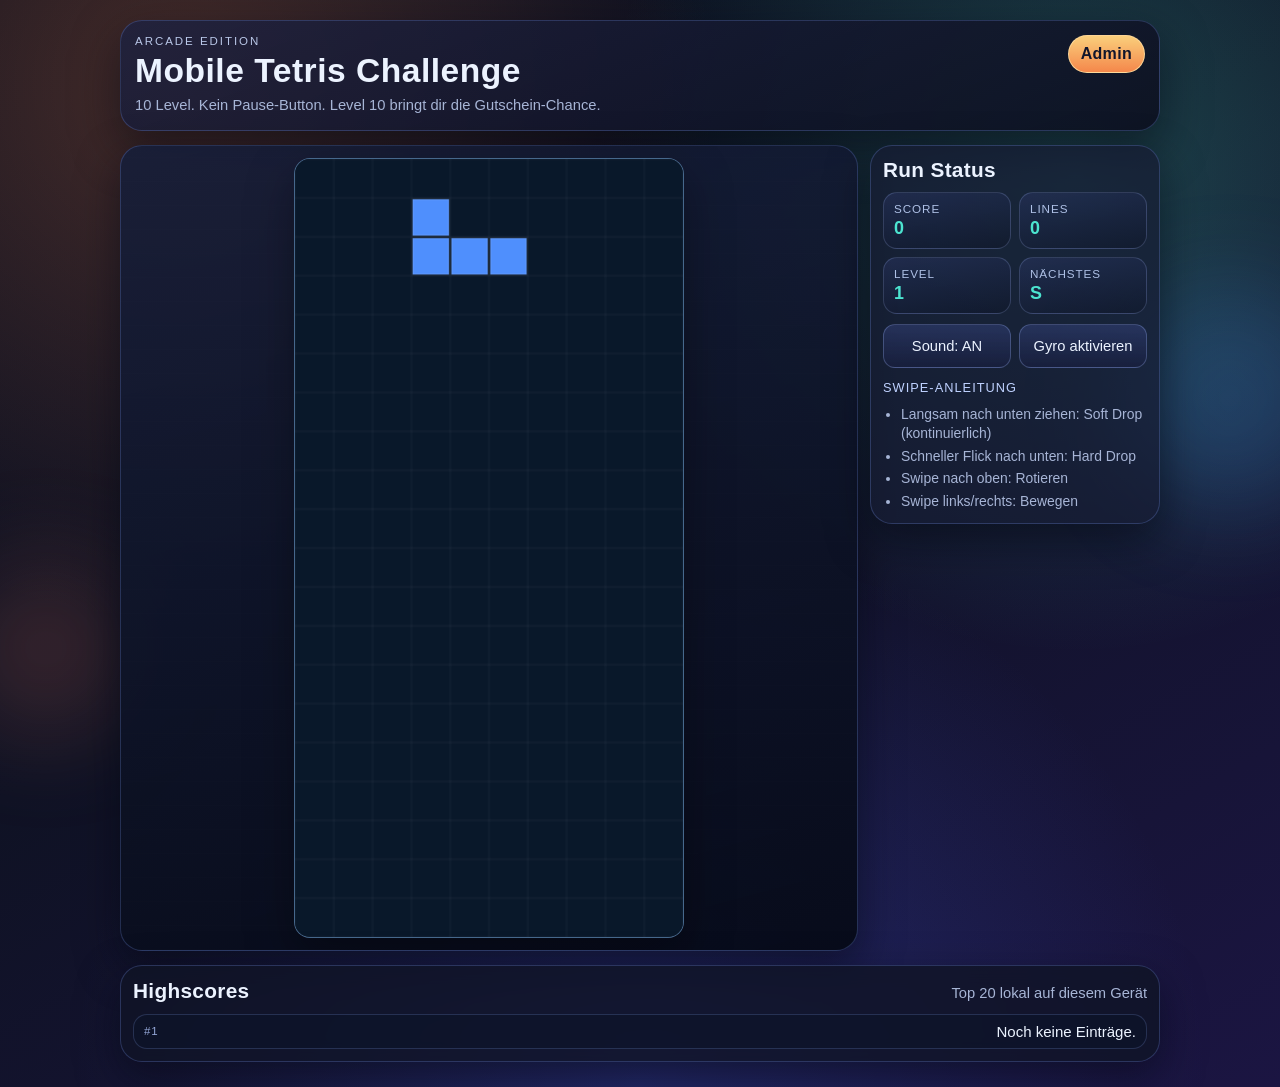
<file: index.html>
<!DOCTYPE html>
<html lang="de">
  <head>
    <meta charset="UTF-8" />
    <meta name="viewport" content="width=device-width, initial-scale=1.0, maximum-scale=1, user-scalable=no" />
    <meta name="theme-color" content="#0f1224" />
    <title>Mobile Tetris Challenge</title>
    <link rel="stylesheet" href="./styles.css" />
  </head>
  <body>
    <main class="app-shell game-shell">
      <header class="top-bar hero-card stagger-1">
        <div>
          <p class="eyebrow">Arcade Edition</p>
          <h1>Mobile Tetris Challenge</h1>
          <p class="subline">10 Level. Kein Pause-Button. Level 10 bringt dir die Gutschein-Chance.</p>
        </div>
        <a class="admin-link" href="./admin.html">Admin</a>
      </header>

      <section class="play-zone stagger-2">
        <article class="panel board-panel">
          <canvas id="tetris" width="300" height="600" aria-label="Tetris Spielfeld"></canvas>
          <div id="overlay" class="overlay hidden" role="dialog" aria-live="polite">
            <h3 id="overlayTitle"></h3>
            <p id="overlayMessage"></p>
            <div class="overlay-actions" id="overlayActions"></div>
          </div>
        </article>

        <article class="panel score-panel">
          <div class="panel-title-row">
            <h2>Run Status</h2>
          </div>

          <div class="stat-pills">
            <div class="stat-pill">
              <span>Score</span>
              <strong id="score">0</strong>
            </div>
            <div class="stat-pill">
              <span>Lines</span>
              <strong id="lines">0</strong>
            </div>
            <div class="stat-pill">
              <span>Level</span>
              <strong id="level">1</strong>
            </div>
            <div class="stat-pill">
              <span>Nächstes</span>
              <strong id="nextPiece">-</strong>
            </div>
          </div>

          <div class="toggle-grid">
            <button id="soundToggle" class="btn small" type="button">Sound: AN</button>
            <button id="gyroToggle" class="btn small" type="button">Gyro aktivieren</button>
          </div>

          <p class="gesture-title">Swipe-Anleitung</p>
          <ul class="gesture-list">
            <li>Langsam nach unten ziehen: Soft Drop (kontinuierlich)</li>
            <li>Schneller Flick nach unten: Hard Drop</li>
            <li>Swipe nach oben: Rotieren</li>
            <li>Swipe links/rechts: Bewegen</li>
          </ul>
        </article>
      </section>

      <section class="panel highscores-panel stagger-3">
        <div class="panel-title-row">
          <h2>Highscores</h2>
          <p class="hint">Top 20 lokal auf diesem Gerät</p>
        </div>
        <ol id="highscoreList" class="highscore-list"></ol>
      </section>
    </main>

    <script type="module" src="./app.js"></script>
  </body>
</html>
</file>
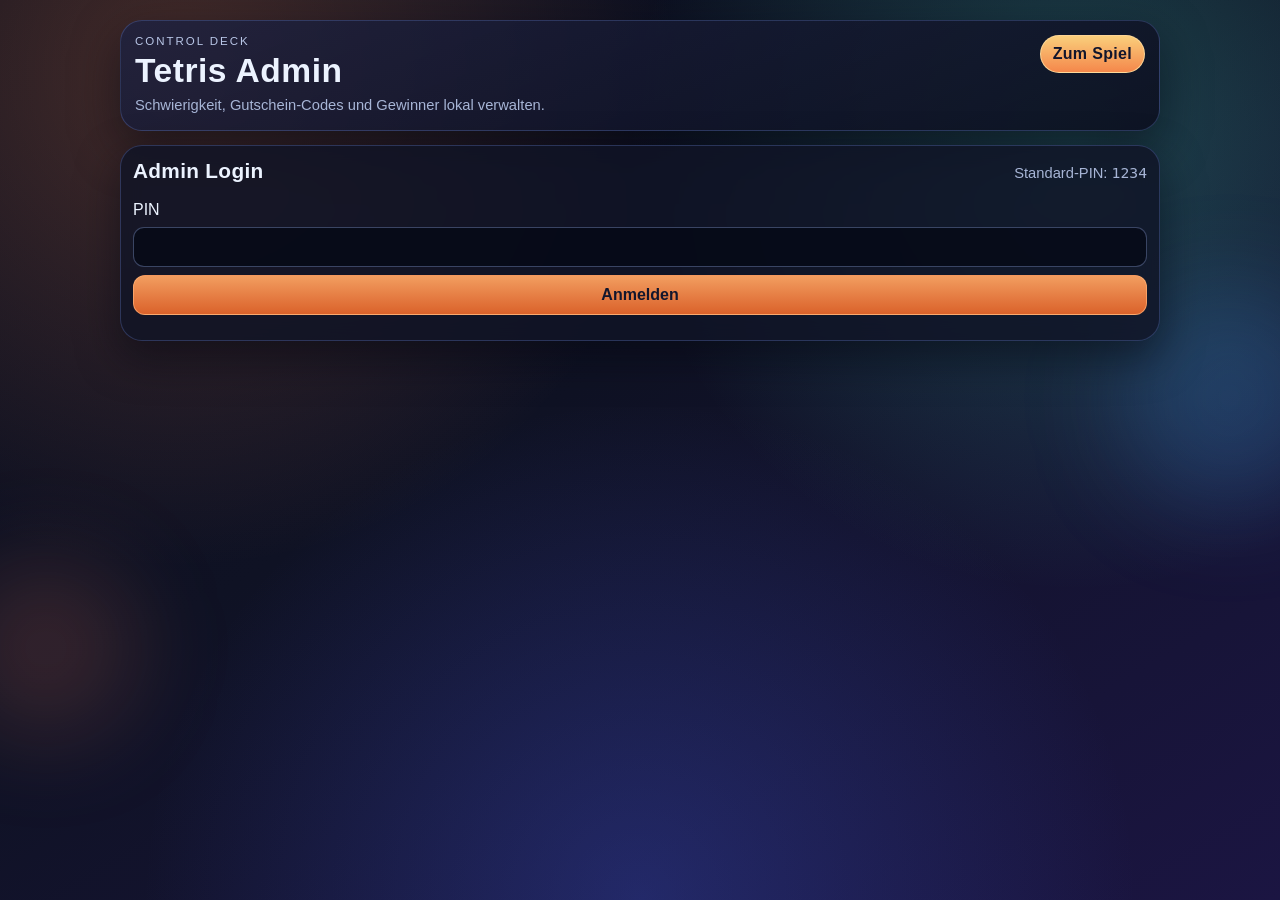
<file: admin.html>
<!DOCTYPE html>
<html lang="de">
  <head>
    <meta charset="UTF-8" />
    <meta name="viewport" content="width=device-width, initial-scale=1.0, maximum-scale=1" />
    <meta name="theme-color" content="#0f1224" />
    <title>Tetris Admin</title>
    <link rel="stylesheet" href="./styles.css" />
  </head>
  <body>
    <main class="app-shell admin-shell">
      <header class="top-bar hero-card stagger-1">
        <div>
          <p class="eyebrow">Control Deck</p>
          <h1>Tetris Admin</h1>
          <p class="subline">Schwierigkeit, Gutschein-Codes und Gewinner lokal verwalten.</p>
        </div>
        <a class="admin-link" href="./index.html">Zum Spiel</a>
      </header>

      <section id="loginCard" class="panel admin-login stagger-2">
        <div class="panel-title-row">
          <h2>Admin Login</h2>
          <p class="hint">Standard-PIN: <code>1234</code></p>
        </div>
        <label for="pinInput">PIN</label>
        <input id="pinInput" type="password" inputmode="numeric" maxlength="8" />
        <button id="loginBtn" class="btn primary" type="button">Anmelden</button>
        <p id="loginMsg" class="hint"></p>
      </section>

      <section id="adminPanel" class="admin-panel hidden">
        <article class="panel stagger-2">
          <div class="panel-title-row">
            <h2>Schwierigkeit</h2>
            <p class="hint">Level 9/10 bewusst schwer halten</p>
          </div>
          <div class="field-grid">
            <label for="lvl9">Level 9 Multiplikator</label>
            <input id="lvl9" type="number" step="0.1" min="1" max="3" />

            <label for="lvl10">Level 10 Multiplikator</label>
            <input id="lvl10" type="number" step="0.1" min="1" max="3" />

            <label for="linesToWin">Zeilen bis Gutschein-Claim</label>
            <input id="linesToWin" type="number" step="1" min="40" max="300" />
          </div>
          <button id="saveDifficulty" class="btn" type="button">Schwierigkeit speichern</button>
        </article>

        <article class="panel stagger-3">
          <div class="panel-title-row">
            <h2>Amazon-Gutschein-Codes</h2>
            <p class="hint">10 Slots, nur lokal gespeichert</p>
          </div>
          <div id="codeFields" class="code-grid"></div>
          <button id="saveCodes" class="btn" type="button">Codes speichern</button>
        </article>

        <article class="panel stagger-4">
          <div class="panel-title-row">
            <h2>Gewinner & Ausgaben</h2>
            <p class="hint">Claims in zeitlicher Reihenfolge</p>
          </div>
          <ul id="claimsList" class="claims-list"></ul>
          <div class="inline-actions">
            <button id="resetClaims" class="btn danger" type="button">Claims zurücksetzen</button>
            <button id="exportData" class="btn" type="button">JSON exportieren</button>
          </div>
        </article>

        <article class="panel stagger-5">
          <div class="panel-title-row">
            <h2>PIN ändern</h2>
          </div>
          <div class="field-grid">
            <label for="newPin">Neue PIN</label>
            <input id="newPin" type="password" inputmode="numeric" maxlength="8" />
          </div>
          <button id="savePin" class="btn" type="button">PIN speichern</button>
        </article>

        <p id="adminMsg" class="hint"></p>
      </section>
    </main>

    <script type="module" src="./admin.js"></script>
  </body>
</html>
</file>
<file: styles.css>
:root {
  --bg-0: #090d1d;
  --bg-1: #0f1224;
  --bg-2: #1b1542;
  --panel: rgba(17, 20, 39, 0.82);
  --panel-soft: rgba(23, 28, 52, 0.72);
  --line: rgba(127, 157, 255, 0.24);
  --line-strong: rgba(133, 197, 255, 0.5);
  --text: #ecf3ff;
  --text-dim: #a7b5d6;
  --accent: #ff8a4d;
  --accent-strong: #ff6b2e;
  --mint: #4ce4d0;
  --danger: #ff667d;
  --shadow: rgba(4, 6, 15, 0.52);
  --radius-lg: 22px;
  --radius-md: 14px;
  --radius-sm: 10px;
}

* {
  box-sizing: border-box;
}

html,
body {
  margin: 0;
  min-height: 100%;
  color: var(--text);
  font-family: "Avenir Next", "Futura", "Trebuchet MS", "Gill Sans", sans-serif;
  -webkit-font-smoothing: antialiased;
  text-rendering: optimizeLegibility;
}

body {
  position: relative;
  padding: max(14px, env(safe-area-inset-top)) 14px max(18px, env(safe-area-inset-bottom));
  background:
    radial-gradient(circle at 14% 8%, rgba(255, 138, 77, 0.24), transparent 36%),
    radial-gradient(circle at 84% 16%, rgba(76, 228, 208, 0.24), transparent 34%),
    radial-gradient(circle at 50% 100%, rgba(68, 96, 238, 0.28), transparent 45%),
    linear-gradient(150deg, var(--bg-0), var(--bg-1) 44%, var(--bg-2));
  overflow-x: hidden;
}

body::before,
body::after {
  content: "";
  position: fixed;
  pointer-events: none;
  z-index: -1;
  border-radius: 999px;
  filter: blur(48px);
}

body::before {
  width: 220px;
  height: 220px;
  right: -60px;
  top: 32%;
  background: rgba(73, 163, 255, 0.2);
}

body::after {
  width: 180px;
  height: 180px;
  left: -44px;
  bottom: 18%;
  background: rgba(255, 130, 94, 0.16);
}

.app-shell {
  width: min(1040px, 100%);
  margin: 0 auto;
  display: grid;
  gap: 14px;
}

.hero-card {
  background: linear-gradient(160deg, rgba(29, 33, 64, 0.82), rgba(12, 15, 31, 0.88));
  border: 1px solid var(--line);
  border-radius: var(--radius-lg);
  box-shadow: 0 18px 46px var(--shadow);
  padding: 14px;
}

.top-bar {
  display: flex;
  align-items: flex-start;
  justify-content: space-between;
  gap: 12px;
}

h1,
h2,
h3 {
  margin: 0;
  letter-spacing: 0.015em;
  font-family: "Avenir Next Condensed", "Avenir Next", "Trebuchet MS", sans-serif;
}

h1 {
  font-size: clamp(1.35rem, 4vw, 2.1rem);
}

h2 {
  font-size: clamp(1rem, 2.8vw, 1.3rem);
}

.eyebrow {
  margin: 0 0 5px;
  text-transform: uppercase;
  letter-spacing: 0.17em;
  font-size: 0.72rem;
  color: #b9c7e8;
}

.subline,
.hint {
  margin: 5px 0 0;
  color: var(--text-dim);
  font-size: 0.92rem;
  line-height: 1.4;
}

.panel {
  border: 1px solid var(--line);
  border-radius: var(--radius-lg);
  padding: 12px;
  background: var(--panel);
  box-shadow: 0 16px 42px var(--shadow);
  backdrop-filter: blur(10px);
}

.panel-title-row {
  display: flex;
  flex-wrap: wrap;
  align-items: baseline;
  justify-content: space-between;
  gap: 8px;
  margin-bottom: 10px;
}

.play-zone {
  display: grid;
  gap: 12px;
}

.board-panel {
  position: relative;
  display: grid;
  place-items: center;
  overflow: hidden;
  background:
    linear-gradient(165deg, rgba(22, 30, 58, 0.88), rgba(7, 11, 24, 0.95)),
    repeating-linear-gradient(
      0deg,
      rgba(255, 255, 255, 0.03) 0,
      rgba(255, 255, 255, 0.03) 1px,
      transparent 1px,
      transparent 24px
    );
}

#tetris {
  width: min(72vw, 31dvh, 320px);
  height: auto;
  aspect-ratio: 1 / 2;
  max-width: 100%;
  background: #060a18;
  border: 1px solid var(--line-strong);
  border-radius: 16px;
  box-shadow: inset 0 0 0 1px rgba(255, 255, 255, 0.08), 0 18px 48px rgba(0, 0, 0, 0.34);
  touch-action: none;
}

.score-panel {
  background: var(--panel-soft);
}

.stat-pills {
  display: grid;
  grid-template-columns: repeat(2, minmax(0, 1fr));
  gap: 8px;
}

.stat-pill {
  display: grid;
  gap: 3px;
  border-radius: var(--radius-md);
  padding: 9px 10px;
  border: 1px solid rgba(168, 192, 255, 0.2);
  background: linear-gradient(170deg, rgba(45, 57, 108, 0.44), rgba(12, 17, 35, 0.45));
}

.stat-pill span {
  font-size: 0.73rem;
  text-transform: uppercase;
  letter-spacing: 0.08em;
  color: #afc1e6;
}

.stat-pill strong {
  font-size: 1.12rem;
  color: var(--mint);
}

.toggle-grid {
  margin-top: 10px;
  display: grid;
  grid-template-columns: 1fr;
  gap: 8px;
}

.gesture-list {
  margin: 10px 0 0;
  padding-left: 18px;
  display: grid;
  gap: 4px;
  color: var(--text-dim);
  font-size: 0.87rem;
}

.gesture-title {
  margin: 12px 0 0;
  font-size: 0.8rem;
  letter-spacing: 0.08em;
  text-transform: uppercase;
  color: #bfd2ff;
}

.gesture-list li {
  line-height: 1.35;
}

.btn {
  appearance: none;
  border: 1px solid rgba(163, 187, 255, 0.28);
  background: linear-gradient(180deg, rgba(58, 73, 137, 0.45), rgba(24, 31, 62, 0.74));
  color: var(--text);
  font: inherit;
  border-radius: 12px;
  padding: 10px 12px;
  cursor: pointer;
  transition: transform 0.14s ease, border-color 0.14s ease, filter 0.14s ease;
}

.btn:hover {
  border-color: rgba(194, 214, 255, 0.56);
  filter: brightness(1.04);
}

.btn:active {
  transform: translateY(1px) scale(0.98);
}

.btn.small {
  min-height: 44px;
  font-size: 0.92rem;
}

.btn.control {
  min-height: 62px;
  font-size: 1.5rem;
  font-weight: 700;
  border-radius: 15px;
}

.btn.primary {
  border-color: rgba(255, 175, 118, 0.7);
  background: linear-gradient(180deg, rgba(255, 166, 100, 0.95), rgba(232, 103, 44, 0.94));
  color: #12162d;
  font-weight: 700;
}

.btn.success {
  border-color: rgba(133, 255, 230, 0.72);
  background: linear-gradient(180deg, rgba(79, 235, 212, 0.96), rgba(38, 168, 147, 0.94));
  color: #0f1730;
  font-weight: 700;
}

.btn.danger {
  border-color: rgba(255, 149, 169, 0.65);
  background: linear-gradient(180deg, rgba(255, 117, 142, 0.95), rgba(194, 58, 86, 0.94));
}

.admin-link {
  color: #11152c;
  background: linear-gradient(180deg, rgba(255, 211, 126, 0.98), rgba(255, 141, 77, 0.96));
  border-radius: 999px;
  border: 1px solid rgba(255, 219, 156, 0.92);
  padding: 9px 12px;
  text-decoration: none;
  white-space: nowrap;
  font-weight: 700;
  letter-spacing: 0.02em;
}

.controls-panel {
  position: static;
  padding-bottom: calc(12px + env(safe-area-inset-bottom));
  background: linear-gradient(185deg, rgba(14, 20, 40, 0.94), rgba(8, 11, 24, 0.96));
}

.controls-layout {
  display: grid;
  grid-template-columns: 1fr;
  gap: 10px;
}

.dpad-grid {
  display: grid;
  grid-template-columns: repeat(3, minmax(0, 1fr));
  gap: 8px;
}

.action-grid {
  display: grid;
  grid-template-columns: repeat(2, minmax(0, 1fr));
  gap: 8px;
}

.action-btn {
  border-color: rgba(124, 229, 214, 0.48);
  background: linear-gradient(180deg, rgba(72, 212, 191, 0.68), rgba(23, 104, 97, 0.74));
}

.action-drop {
  border-color: rgba(255, 186, 136, 0.64);
  background: linear-gradient(180deg, rgba(255, 158, 96, 0.84), rgba(176, 84, 34, 0.86));
}

.highscores-panel {
  margin-bottom: calc(6px + env(safe-area-inset-bottom));
}

.highscore-list {
  list-style: none;
  margin: 0;
  padding: 0;
  display: grid;
  gap: 8px;
}

.highscore-list li {
  display: grid;
  grid-template-columns: 1fr auto;
  gap: 2px 10px;
  align-items: center;
  font-size: 0.94rem;
  border: 1px solid rgba(140, 168, 245, 0.2);
  border-radius: var(--radius-md);
  background: rgba(14, 20, 42, 0.62);
  padding: 8px 10px;
}

.highscore-list li::before {
  counter-increment: hs;
  content: "#" counter(hs);
  color: #95a8d8;
  font-size: 0.72rem;
  letter-spacing: 0.08em;
}

.highscore-list {
  counter-reset: hs;
}

.highscore-list li strong {
  color: #ffcc8a;
}

.highscore-list li small {
  grid-column: 1 / span 2;
  color: var(--text-dim);
  font-size: 0.79rem;
}

.overlay {
  position: absolute;
  inset: 0;
  z-index: 5;
  background: linear-gradient(185deg, rgba(6, 8, 17, 0.9), rgba(6, 8, 17, 0.95));
  display: grid;
  align-content: center;
  gap: 12px;
  text-align: center;
  padding: 14px;
}

.overlay h3 {
  font-size: 1.35rem;
}

.overlay p {
  margin: 0;
  color: var(--text-dim);
}

.overlay-actions {
  display: grid;
  gap: 8px;
}

.hidden {
  display: none !important;
}

.admin-shell .admin-panel {
  display: grid;
  gap: 12px;
}

.admin-login {
  display: grid;
  gap: 8px;
}

.field-grid {
  display: grid;
  gap: 8px;
}

input {
  appearance: none;
  width: 100%;
  border-radius: 11px;
  border: 1px solid rgba(166, 191, 255, 0.32);
  background: rgba(6, 10, 23, 0.78);
  color: var(--text);
  padding: 10px 11px;
  font: inherit;
}

input:focus {
  outline: 2px solid rgba(92, 221, 214, 0.44);
  border-color: rgba(124, 244, 221, 0.56);
}

.code-grid {
  display: grid;
  gap: 8px;
  margin-bottom: 10px;
}

.code-slot {
  display: grid;
  gap: 4px;
}

.code-slot span {
  color: var(--text-dim);
  font-size: 0.82rem;
}

.claims-list {
  margin: 0;
  padding: 0;
  list-style: none;
  display: grid;
  gap: 8px;
}

.claims-list li {
  border: 1px solid rgba(148, 173, 242, 0.2);
  border-radius: var(--radius-md);
  background: rgba(14, 20, 42, 0.58);
  padding: 8px 10px;
  line-height: 1.45;
}

.claims-list code {
  background: rgba(255, 255, 255, 0.13);
  border-radius: 6px;
  padding: 1px 5px;
}

.inline-actions {
  display: grid;
  gap: 8px;
  margin-top: 10px;
}

.error {
  color: #ff98ac;
}

.stagger-1,
.stagger-2,
.stagger-3,
.stagger-4,
.stagger-5 {
  opacity: 0;
  transform: translateY(10px);
  animation: panel-enter 420ms cubic-bezier(0.2, 0.7, 0.2, 1) forwards;
}

.stagger-1 {
  animation-delay: 40ms;
}

.stagger-2 {
  animation-delay: 90ms;
}

.stagger-3 {
  animation-delay: 140ms;
}

.stagger-4 {
  animation-delay: 190ms;
}

.stagger-5 {
  animation-delay: 240ms;
}

@media (min-width: 760px) {
  body {
    padding: 20px;
  }

  .play-zone {
    grid-template-columns: minmax(0, 1fr) 290px;
    align-items: start;
  }

  #tetris {
    width: min(88vw, 390px);
  }

  .controls-panel {
    border-bottom-left-radius: var(--radius-lg);
    border-bottom-right-radius: var(--radius-lg);
    padding-bottom: 12px;
  }

  .controls-layout {
    grid-template-columns: minmax(0, 2fr) minmax(0, 1fr);
    align-items: stretch;
  }

  .dpad-grid {
    grid-template-columns: repeat(3, minmax(78px, 110px));
    justify-content: start;
  }

  .action-grid {
    grid-template-columns: repeat(2, minmax(78px, 110px));
    justify-content: end;
  }

  .toggle-grid {
    grid-template-columns: 1fr 1fr;
  }

  .code-grid {
    grid-template-columns: repeat(2, minmax(0, 1fr));
  }

  .field-grid {
    grid-template-columns: minmax(180px, max-content) 140px;
    align-items: center;
    column-gap: 12px;
  }

  .inline-actions {
    grid-template-columns: repeat(2, minmax(180px, max-content));
  }
}

@media (prefers-reduced-motion: reduce) {
  .stagger-1,
  .stagger-2,
  .stagger-3,
  .stagger-4,
  .stagger-5 {
    opacity: 1;
    transform: none;
    animation: none;
  }

  .btn {
    transition: none;
  }
}

@keyframes panel-enter {
  from {
    opacity: 0;
    transform: translateY(10px) scale(0.99);
  }
  to {
    opacity: 1;
    transform: translateY(0) scale(1);
  }
}
</file>
